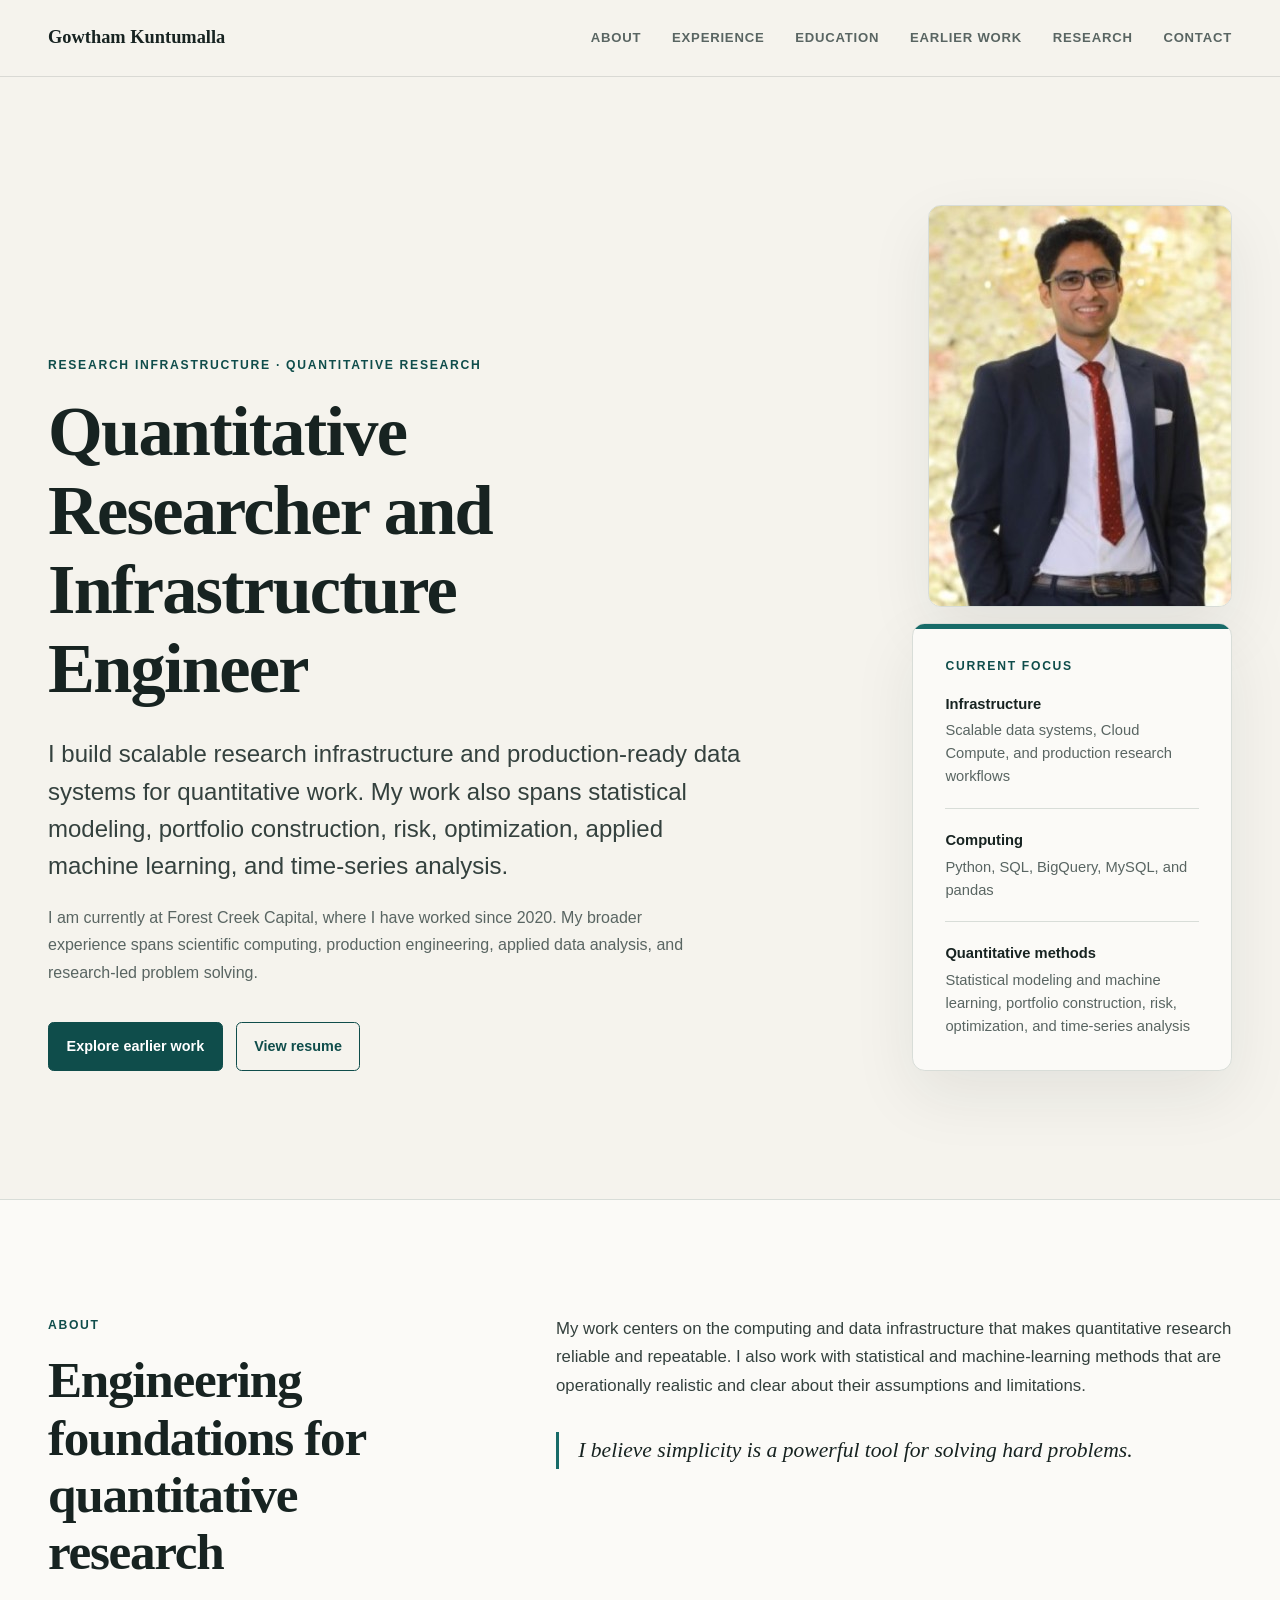
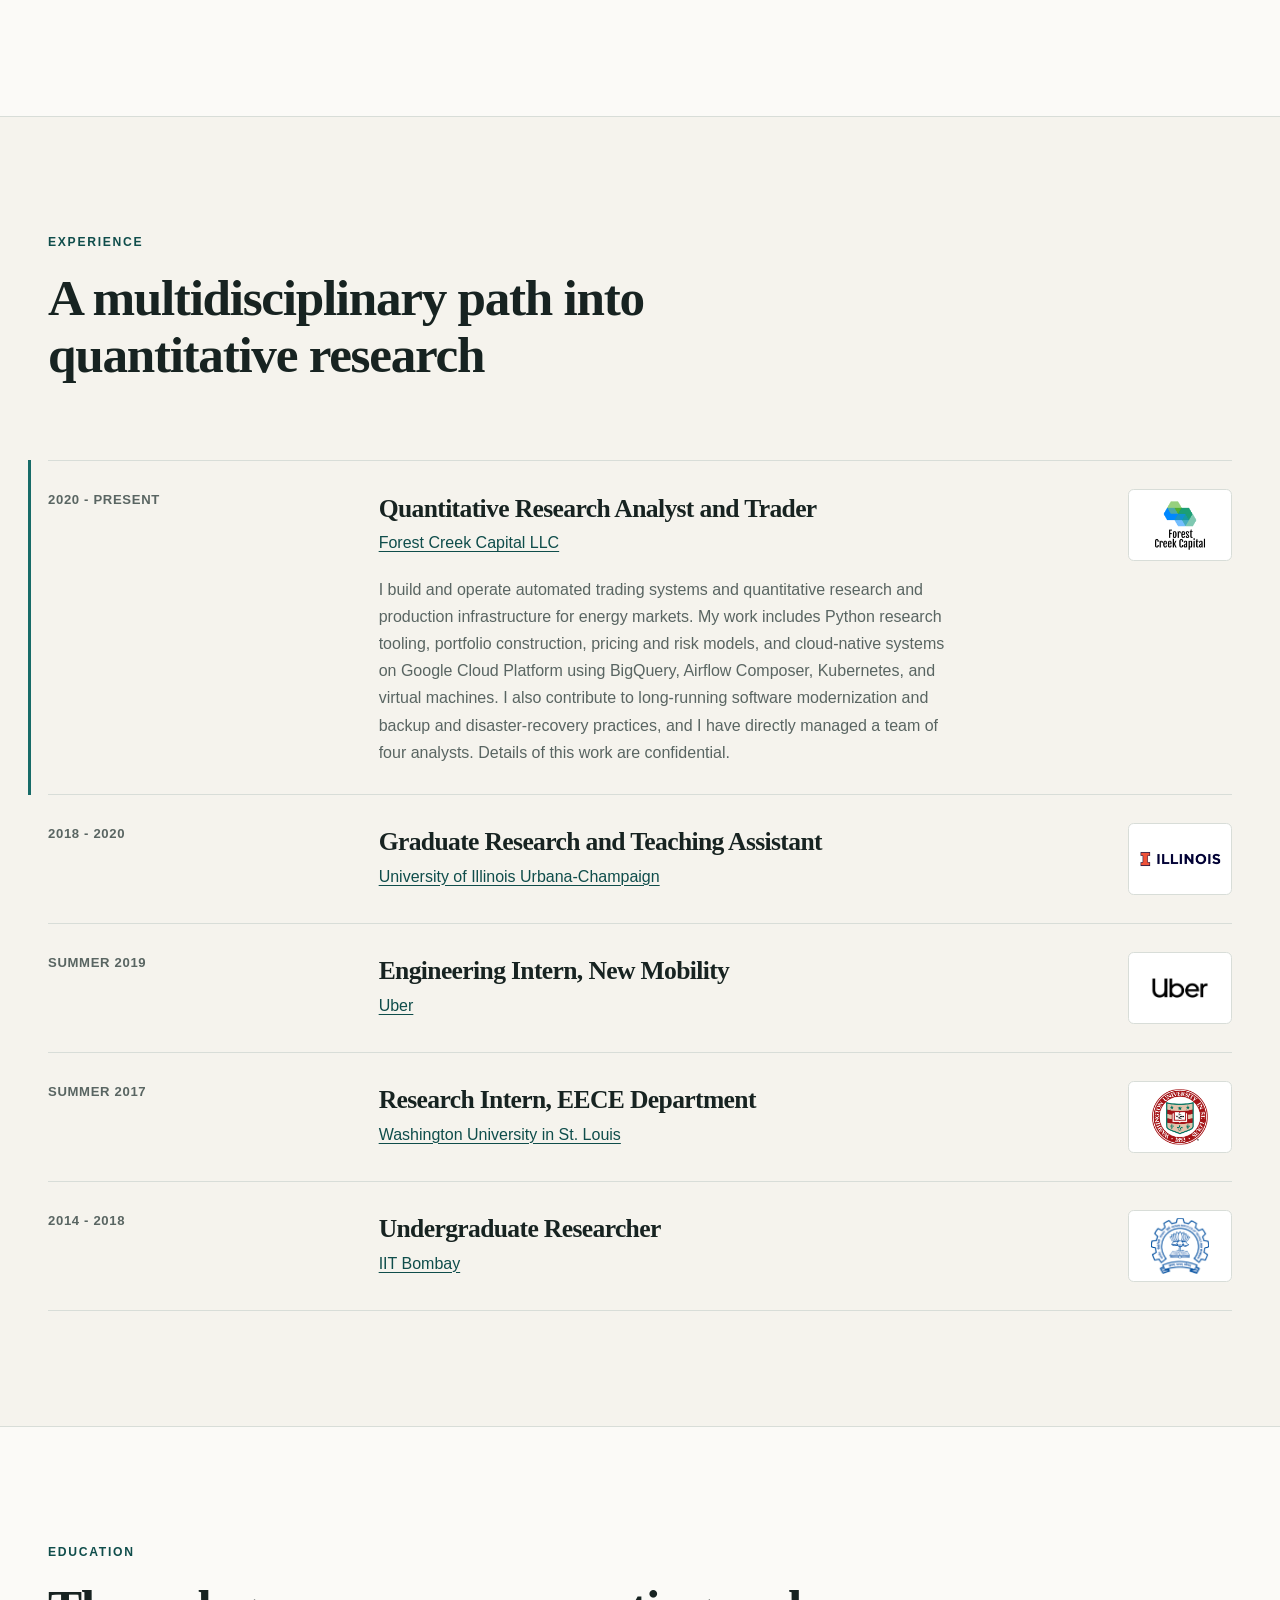
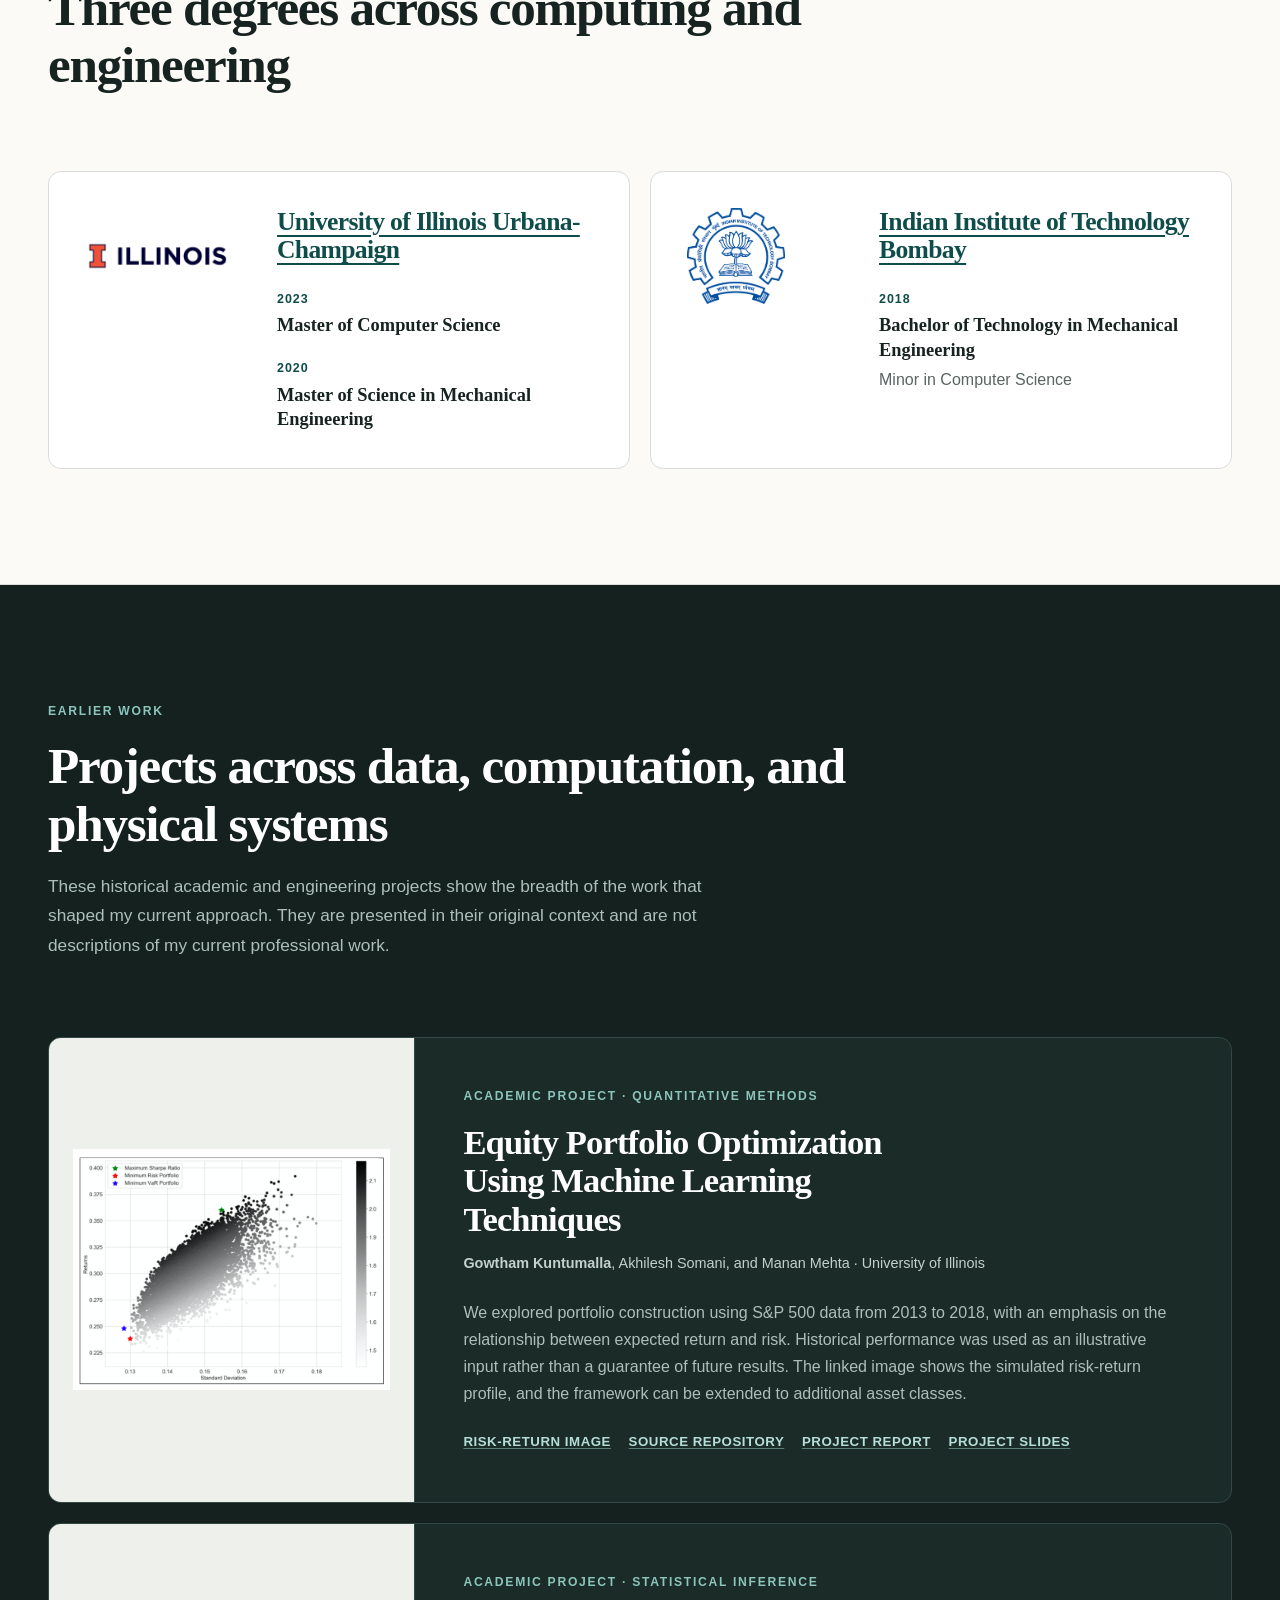
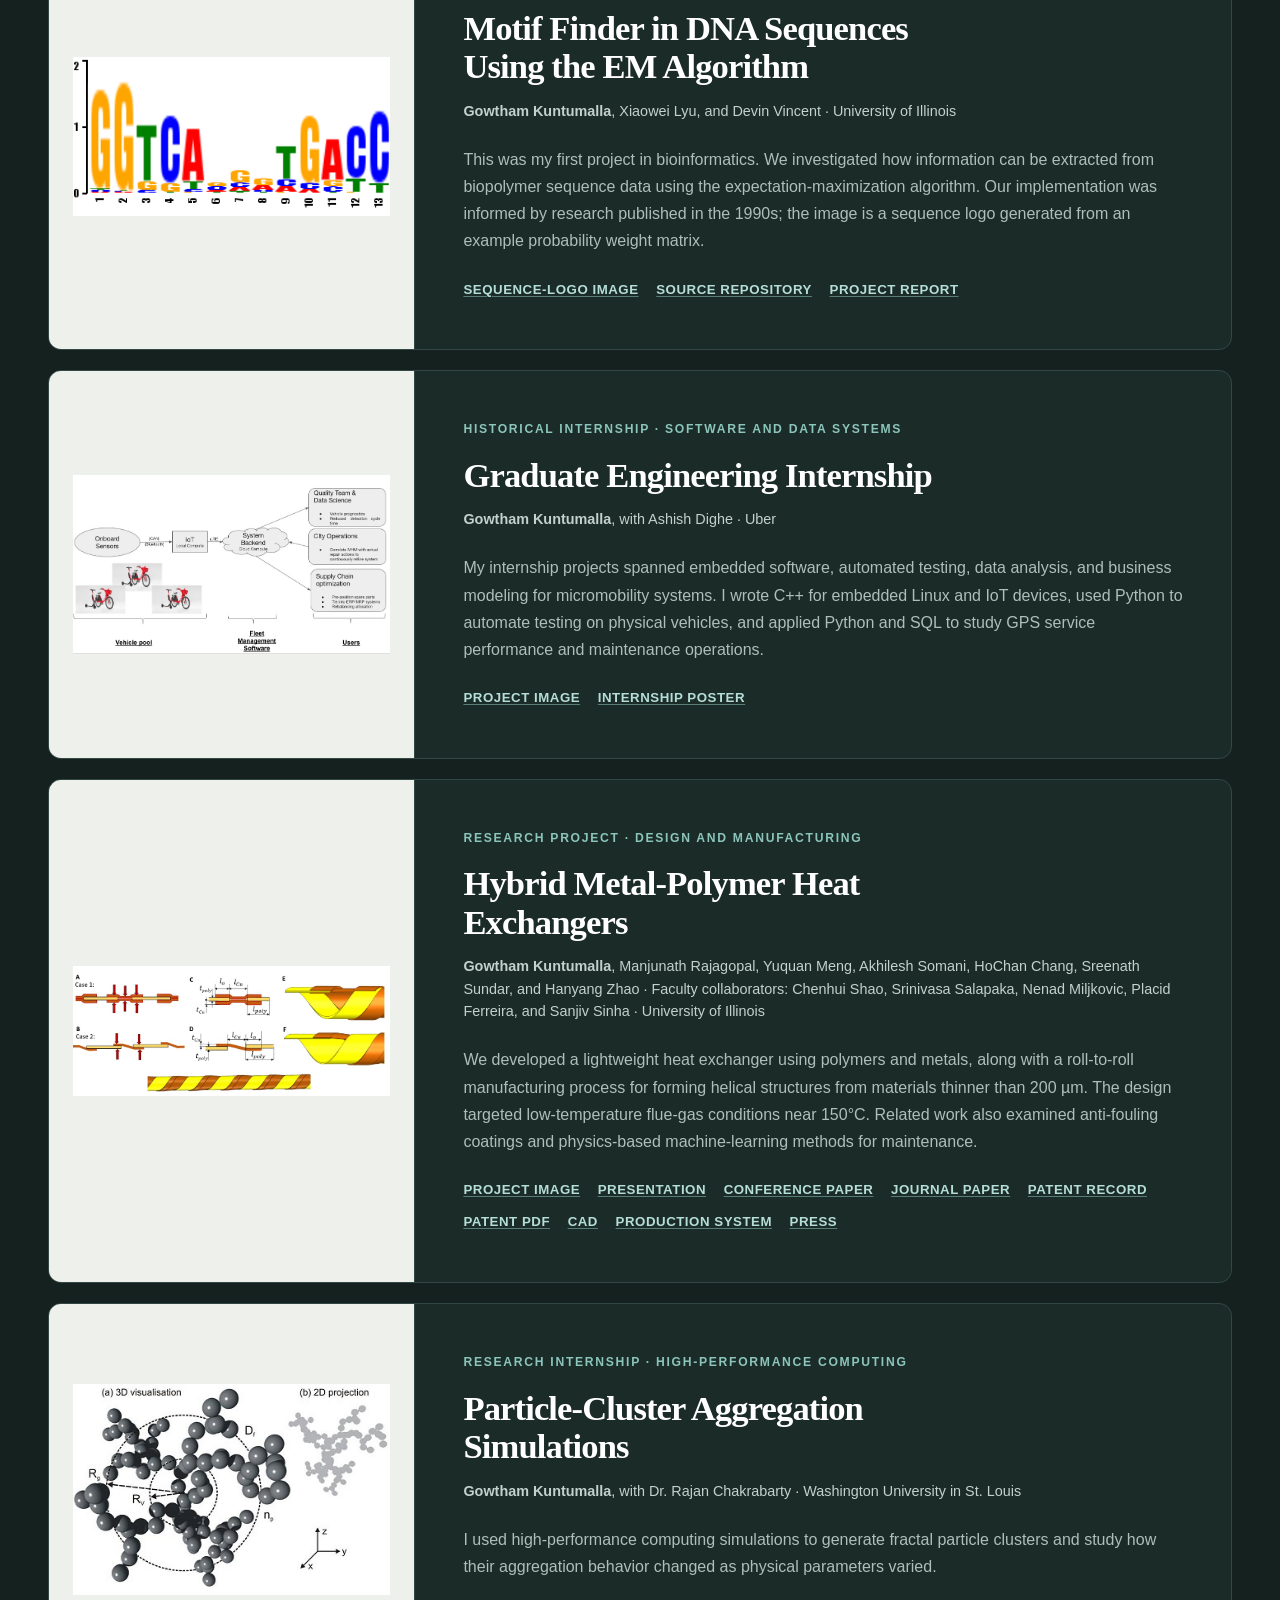
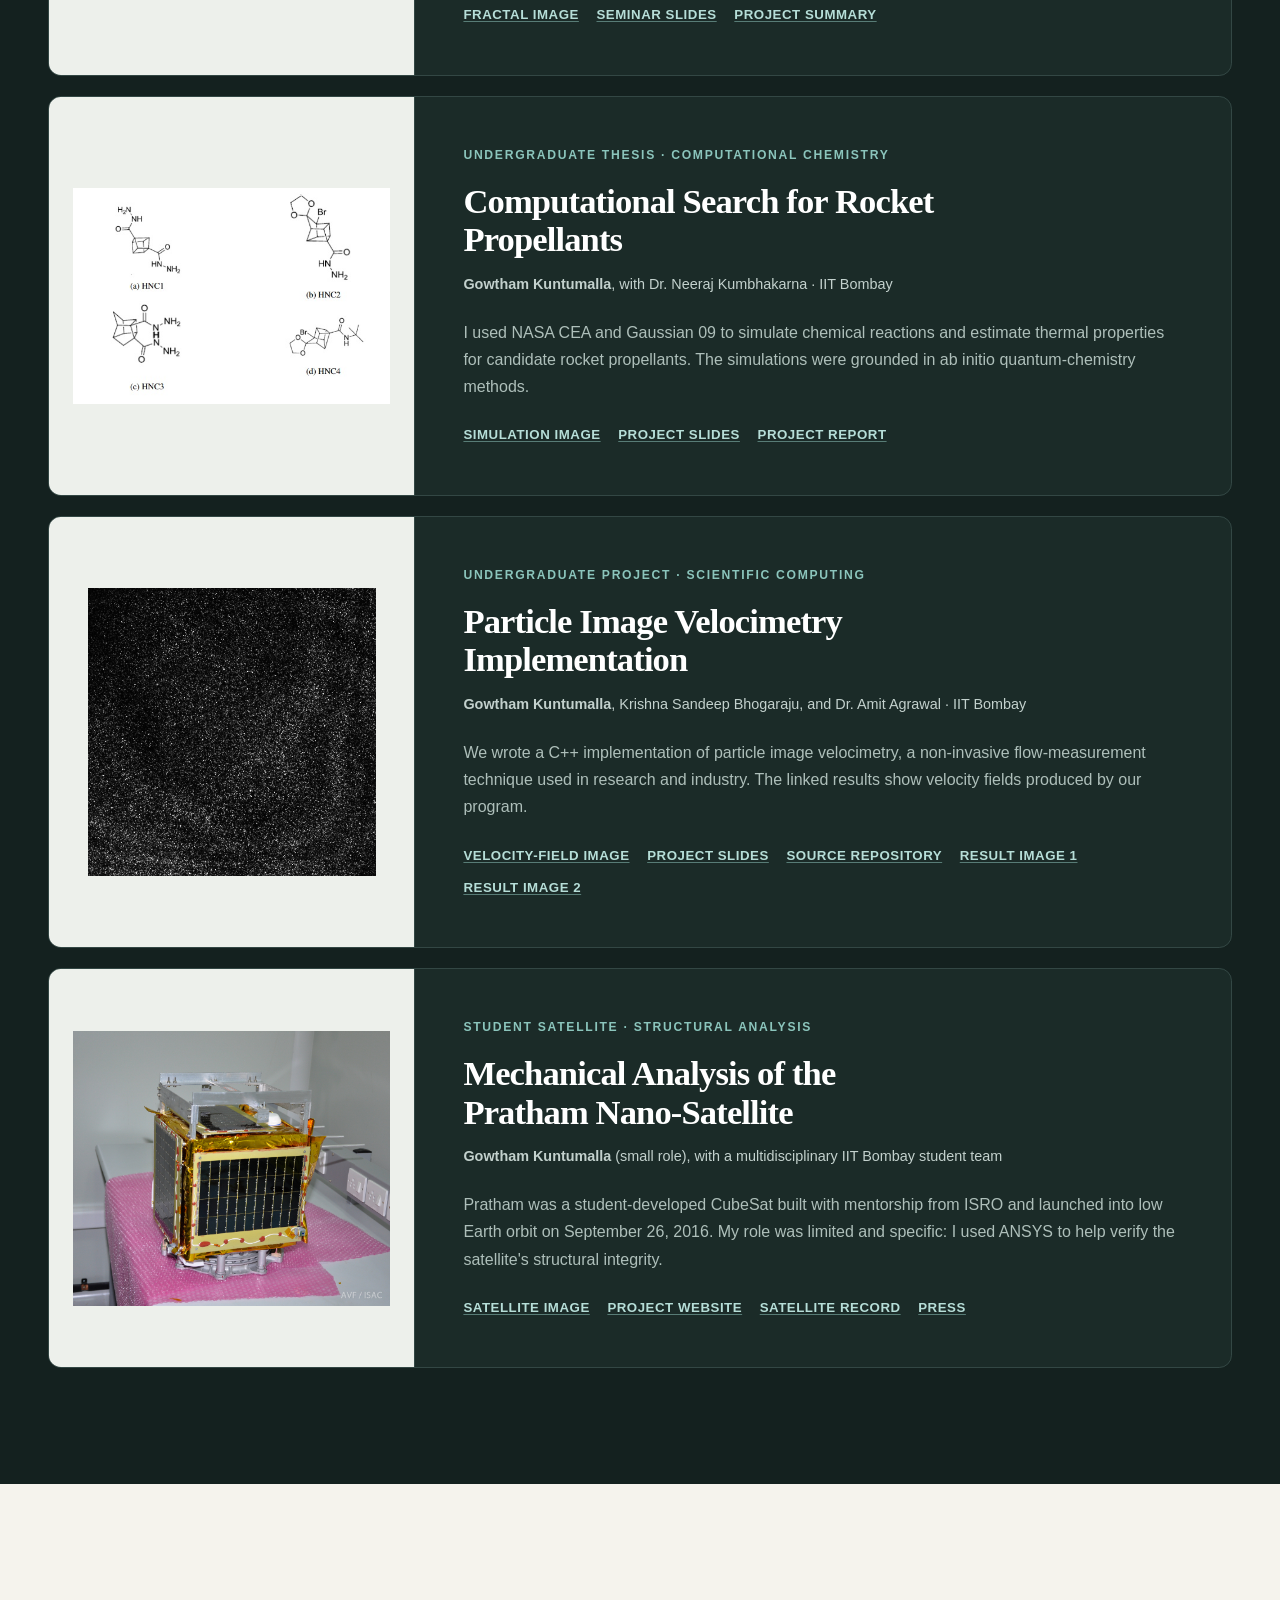
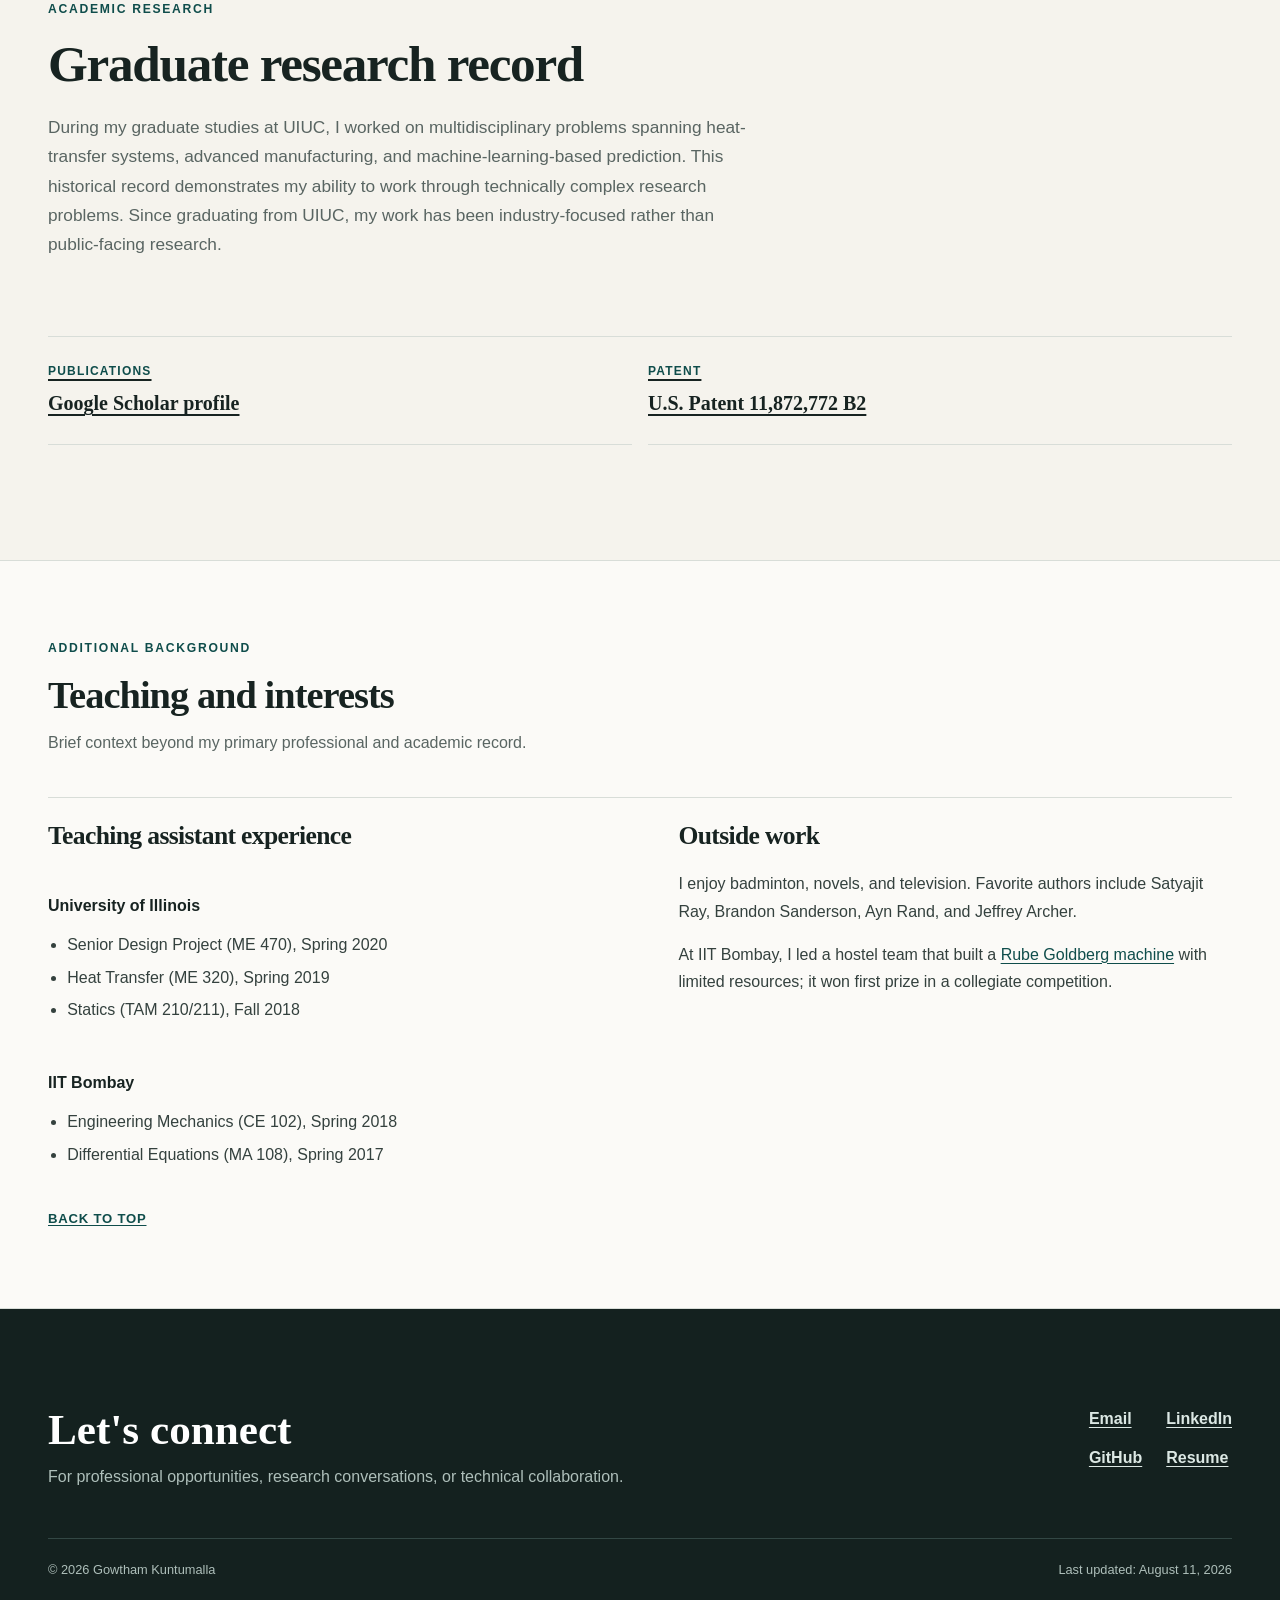
<file: index.html>
<!doctype html>
<html lang="en">
<head>
  <meta charset="utf-8">
  <meta name="viewport" content="width=device-width, initial-scale=1">
  <meta name="robots" content="noindex, nofollow, noarchive, nosnippet, noimageindex">
  <meta name="description" content="Gowtham Kuntumalla is a research infrastructure engineer and quantitative researcher working across scalable data systems, production research workflows, statistical modeling, machine learning, and time-series analysis.">
  <title>Gowtham Kuntumalla | Research Infrastructure &amp; Quantitative Research</title>
  <link rel="icon" href="images/gowtham-profile.jpeg" type="image/jpeg">
  <link rel="stylesheet" href="styles.css">

  <!-- Google Analytics -->
  <script async src="https://www.googletagmanager.com/gtag/js?id=G-REYKFVB4VT"></script>
  <script>
    window.dataLayer = window.dataLayer || [];
    function gtag() { window.dataLayer.push(arguments); }
    gtag('js', new Date());
    gtag('config', 'G-REYKFVB4VT');
  </script>
</head>
<body>
  <a class="skip-link" href="#main-content">Skip to content</a>

  <header class="site-header">
    <div class="shell header-inner">
      <a class="site-name" href="#top" aria-label="Gowtham Kuntumalla, home">Gowtham Kuntumalla</a>
      <nav class="primary-nav" aria-label="Primary navigation">
        <a href="#about">About</a>
        <a href="#experience">Experience</a>
        <a href="#education">Education</a>
        <a href="#earlier-work">Earlier work</a>
        <a href="#research">Research</a>
        <a href="#contact">Contact</a>
      </nav>
    </div>
  </header>

  <main id="main-content">
    <section class="hero shell" id="top" aria-labelledby="hero-title">
      <div class="hero-copy">
        <p class="eyebrow">Research infrastructure &middot; Quantitative research</p>
        <h1 id="hero-title">Quantitative Researcher and Infrastructure Engineer</h1>
        <p class="hero-intro">
          I build scalable research infrastructure and production-ready data systems for quantitative work.
          My work also spans statistical modeling, portfolio construction, risk, optimization, applied machine
          learning, and time-series analysis.
        </p>
        <p class="hero-context">
          I am currently at Forest Creek Capital, where I have worked since 2020. My broader experience
          spans scientific computing, production engineering, applied data analysis, and research-led
          problem solving.
        </p>
        <div class="hero-actions" aria-label="Primary links">
          <a class="button button-primary" href="#earlier-work">Explore earlier work</a>
          <a class="button button-secondary" href="files/Resume_Gowtham_Kuntumalla.pdf">View resume</a>
        </div>
      </div>

      <div class="hero-aside">
        <figure class="portrait">
          <img src="images/gowtham-profile.jpeg" width="400" height="400" decoding="async" alt="Portrait of Gowtham Kuntumalla wearing a dark suit and red tie">
        </figure>
        <aside class="focus-panel" aria-label="Areas of focus">
          <p class="focus-label">Current focus</p>
          <ul>
            <li>
              <span>Infrastructure</span>
              Scalable data systems, Cloud Compute, and production research workflows
            </li>
            <li>
              <span>Computing</span>
              Python, SQL, BigQuery, MySQL, and pandas
            </li>
            <li>
              <span>Quantitative methods</span>
              Statistical modeling and machine learning, portfolio construction, risk, optimization, and time-series analysis
            </li>
          </ul>
        </aside>
      </div>
    </section>

    <section class="section section-tinted" id="about" aria-labelledby="about-title">
      <div class="shell split-section">
        <div>
          <p class="section-kicker">About</p>
          <h2 id="about-title">Engineering foundations for quantitative research</h2>
        </div>
        <div class="prose">
          <p>
            My work centers on the computing and data infrastructure that makes quantitative research reliable
            and repeatable. I also work with statistical and machine-learning methods that are operationally
            realistic and clear about their assumptions and limitations.
          </p>
          <p class="principle">
            I believe simplicity is a powerful tool for solving hard problems.
          </p>
        </div>
      </div>
    </section>

    <section class="section shell" id="experience" aria-labelledby="experience-title">
      <div class="section-heading">
        <p class="section-kicker">Experience</p>
        <h2 id="experience-title">A multidisciplinary path into quantitative research</h2>
      </div>

      <ol class="timeline">
        <li class="timeline-item current">
          <div class="timeline-date">2020 - present</div>
          <div>
            <div class="timeline-role">
              <div>
                <h3>Quantitative Research Analyst and Trader</h3>
                <p class="timeline-org"><a href="https://forestcreekcap.com/">Forest Creek Capital LLC</a></p>
              </div>
              <img class="organization-logo" src="images/FCC_image.png" width="200" height="200" loading="lazy" decoding="async" alt="Forest Creek Capital logo">
            </div>
            <p class="timeline-summary">
              I build and operate automated trading systems and quantitative research and production
              infrastructure for energy markets. My work includes Python research tooling,
              portfolio construction, pricing and risk models, and cloud-native systems on Google Cloud
              Platform using BigQuery, Airflow Composer, Kubernetes, and virtual machines.
              I also contribute to long-running software modernization and backup and disaster-recovery
              practices, and I have directly managed a team of four analysts.
              Details of this work are confidential.
            </p>
          </div>
        </li>
        <li class="timeline-item">
          <div class="timeline-date">2018 - 2020</div>
          <div>
            <div class="timeline-role">
              <div>
                <h3>Graduate Research and Teaching Assistant</h3>
                <p class="timeline-org"><a href="https://illinois.edu/">University of Illinois Urbana-Champaign</a></p>
              </div>
              <img class="organization-logo" src="images/UIUC_logo.jpg" width="1200" height="800" loading="lazy" decoding="async" alt="University of Illinois logo">
            </div>
          </div>
        </li>
        <li class="timeline-item">
          <div class="timeline-date">Summer 2019</div>
          <div>
            <div class="timeline-role">
              <div>
                <h3>Engineering Intern, New Mobility</h3>
                <p class="timeline-org"><a href="https://www.uber.com/">Uber</a></p>
              </div>
              <img class="organization-logo" src="images/Uber_logo.jpg" width="743" height="496" loading="lazy" decoding="async" alt="Uber logo">
            </div>
          </div>
        </li>
        <li class="timeline-item">
          <div class="timeline-date">Summer 2017</div>
          <div>
            <div class="timeline-role">
              <div>
                <h3>Research Intern, EECE Department</h3>
                <p class="timeline-org"><a href="https://eece.washu.edu/">Washington University in St. Louis</a></p>
              </div>
              <img class="organization-logo" src="images/WashU_logo.png" width="201" height="201" loading="lazy" decoding="async" alt="Washington University in St. Louis logo">
            </div>
          </div>
        </li>
        <li class="timeline-item">
          <div class="timeline-date">2014 - 2018</div>
          <div>
            <div class="timeline-role">
              <div>
                <h3>Undergraduate Researcher</h3>
                <p class="timeline-org"><a href="https://www.iitb.ac.in/">IIT Bombay</a></p>
              </div>
              <img class="organization-logo" src="images/IITB_logo.png" width="475" height="463" loading="lazy" decoding="async" alt="IIT Bombay logo">
            </div>
          </div>
        </li>
      </ol>
    </section>

    <section class="section section-tinted" id="education" aria-labelledby="education-title">
      <div class="shell">
        <div class="section-heading">
          <p class="section-kicker">Education</p>
          <h2 id="education-title">Three degrees across computing and engineering</h2>
        </div>

        <div class="education-grid">
          <article class="education-card">
            <img class="education-logo" src="images/UIUC_logo.jpg" width="1200" height="800" loading="lazy" decoding="async" alt="University of Illinois logo">
            <div>
              <h3><a href="https://illinois.edu/">University of Illinois Urbana-Champaign</a></h3>
              <ul class="degree-list">
                <li>
                  <span class="degree-year">2023</span>
                  <strong>Master of Computer Science</strong>
                </li>
                <li>
                  <span class="degree-year">2020</span>
                  <strong>Master of Science in Mechanical Engineering</strong>
                </li>
              </ul>
            </div>
          </article>

          <article class="education-card">
            <img class="education-logo" src="images/IITB_logo.png" width="475" height="463" loading="lazy" decoding="async" alt="IIT Bombay logo">
            <div>
              <h3><a href="https://www.iitb.ac.in/">Indian Institute of Technology Bombay</a></h3>
              <ul class="degree-list">
                <li>
                  <span class="degree-year">2018</span>
                  <strong>Bachelor of Technology in Mechanical Engineering</strong>
                  <span>Minor in Computer Science</span>
                </li>
              </ul>
            </div>
          </article>
        </div>
      </div>
    </section>

    <section class="section section-dark" id="earlier-work" aria-labelledby="work-title">
      <div class="shell">
        <div class="section-heading section-heading-light">
          <p class="section-kicker">Earlier work</p>
          <h2 id="work-title">Projects across data, computation, and physical systems</h2>
          <p>
            These historical academic and engineering projects show the breadth of the work that shaped my
            current approach. They are presented in their original context and are not descriptions of my
            current professional work.
          </p>
        </div>

        <div class="project-list">
          <article class="project">
            <div class="project-media">
              <img src="images/UIUC_datascience_quant_analysis_portfolio.png" width="836" height="634" loading="lazy" decoding="async" alt="Simulated risk-return profile for portfolios built from S&amp;P 500 data">
            </div>
            <div class="project-body">
              <p class="project-type">Academic project &middot; Quantitative methods</p>
              <h3>Equity Portfolio Optimization Using Machine Learning Techniques</h3>
              <p class="project-byline"><strong>Gowtham Kuntumalla</strong>, Akhilesh Somani, and Manan Mehta &middot; University of Illinois</p>
              <p>
                We explored portfolio construction using S&amp;P 500 data from 2013 to 2018, with an emphasis
                on the relationship between expected return and risk. Historical performance was used as an
                illustrative input rather than a guarantee of future results. The linked image shows the
                simulated risk-return profile, and the framework can be extended to additional asset classes.
              </p>
              <div class="artifact-links" aria-label="Equity portfolio optimization artifacts">
                <a href="images/UIUC_datascience_quant_analysis_portfolio.png">Risk-return image</a>
                <a href="https://github.com/gowthamkuntumalla/Quant_analysis_stock_market">Source repository</a>
                <a href="files/UIUC_datascience_QuantAnalysis_ECE498Report.pdf">Project report</a>
                <a href="files/UIUC_datascience_QuantAnalysis_ECE498Slides.pdf">Project slides</a>
              </div>
            </div>
          </article>

          <article class="project">
            <div class="project-media">
              <img src="images/UIUC_datascience_sample_motiflogo.png" width="341" height="170" loading="lazy" decoding="async" alt="Sequence logo generated from a probability weight matrix">
            </div>
            <div class="project-body">
              <p class="project-type">Academic project &middot; Statistical inference</p>
              <h3>Motif Finder in DNA Sequences Using the EM Algorithm</h3>
              <p class="project-byline"><strong>Gowtham Kuntumalla</strong>, Xiaowei Lyu, and Devin Vincent &middot; University of Illinois</p>
              <p>
                This was my first project in bioinformatics. We investigated how information can be extracted
                from biopolymer sequence data using the expectation-maximization algorithm. Our implementation
                was informed by research published in the 1990s; the image is a sequence logo generated from
                an example probability weight matrix.
              </p>
              <div class="artifact-links" aria-label="DNA motif finder artifacts">
                <a href="images/UIUC_datascience_sample_motiflogo.png">Sequence-logo image</a>
                <a href="https://github.com/gowthamkuntumalla/Motif_Finding_DNA">Source repository</a>
                <a href="files/UIUC_datascience_CS_412FinalProjectReport.pdf">Project report</a>
              </div>
            </div>
          </article>

          <article class="project">
            <div class="project-media">
              <img src="images/Uber_IVHM.jpg" width="837" height="470" loading="lazy" decoding="async" alt="Micromobility engineering project graphic">
            </div>
            <div class="project-body">
              <p class="project-type">Historical internship &middot; Software and data systems</p>
              <h3>Graduate Engineering Internship</h3>
              <p class="project-byline"><strong>Gowtham Kuntumalla</strong>, with Ashish Dighe &middot; Uber</p>
              <p>
                My internship projects spanned embedded software, automated testing, data analysis, and
                business modeling for micromobility systems. I wrote C++ for embedded Linux and IoT devices,
                used Python to automate testing on physical vehicles, and applied Python and SQL to study GPS
                service performance and maintenance operations.
              </p>
              <div class="artifact-links" aria-label="Engineering internship artifacts">
                <a href="images/Uber_IVHM.jpg">Project image</a>
                <a href="files/Uber_Gowtham_Poster.pdf">Internship poster</a>
              </div>
            </div>
          </article>

          <article class="project">
            <div class="project-media">
              <img src="images/UIUC_DOE_HXimg.jpg" width="850" height="347" loading="lazy" decoding="async" alt="Hybrid metal-polymer heat exchanger prototype and manufacturing process">
            </div>
            <div class="project-body">
              <p class="project-type">Research project &middot; Design and manufacturing</p>
              <h3>Hybrid Metal-Polymer Heat Exchangers</h3>
              <p class="project-byline">
                <strong>Gowtham Kuntumalla</strong>, Manjunath Rajagopal, Yuquan Meng, Akhilesh Somani,
                HoChan Chang, Sreenath Sundar, and Hanyang Zhao &middot; Faculty collaborators: Chenhui Shao,
                Srinivasa Salapaka, Nenad Miljkovic, Placid Ferreira, and Sanjiv Sinha &middot; University of Illinois
              </p>
              <p>
                We developed a lightweight heat exchanger using polymers and metals, along with a roll-to-roll
                manufacturing process for forming helical structures from materials thinner than 200 &micro;m.
                The design targeted low-temperature flue-gas conditions near 150&deg;C. Related work also examined
                anti-fouling coatings and physics-based machine-learning methods for maintenance.
              </p>
              <div class="artifact-links" aria-label="Heat exchanger research artifacts">
                <a href="images/UIUC_DOE_HXimg.jpg">Project image</a>
                <a href="files/UIUC_IMECE2019_Presentation.pdf">Presentation</a>
                <a href="files/UIUC_ASME_GK.pdf">Conference paper</a>
                <a href="https://doi.org/10.1016/j.ijheatmasstransfer.2019.118497">Journal paper</a>
                <a href="https://patents.google.com/patent/US11872772B2/en">Patent record</a>
                <a href="files/US11872772B2_Hybrid_Tube_Patent.pdf">Patent PDF</a>
                <a href="images/UIUC_R2R_CAD.JPG">CAD</a>
                <a href="images/UIUC_R2R_setup.jpg">Production system</a>
                <a href="https://mechanical.illinois.edu/news/sinha-leading-study-improve-low-temperature-heat-exchanger-performance">Press</a>
              </div>
            </div>
          </article>

          <article class="project">
            <div class="project-media">
              <img src="images/WashU_fractal.jpg" width="385" height="255" loading="lazy" decoding="async" alt="Computer-generated fractal particle cluster">
            </div>
            <div class="project-body">
              <p class="project-type">Research internship &middot; High-performance computing</p>
              <h3>Particle-Cluster Aggregation Simulations</h3>
              <p class="project-byline"><strong>Gowtham Kuntumalla</strong>, with Dr. Rajan Chakrabarty &middot; Washington University in St. Louis</p>
              <p>
                I used high-performance computing simulations to generate fractal particle clusters and study
                how their aggregation behavior changed as physical parameters varied.
              </p>
              <div class="artifact-links" aria-label="Particle aggregation research artifacts">
                <a href="images/WashU_fractal.jpg">Fractal image</a>
                <a href="files/WashU_NLD_Seminar_PPT.pdf">Seminar slides</a>
                <a href="files/WashU_Gowtham_Project_Report.pdf">Project summary</a>
              </div>
            </div>
          </article>

          <article class="project">
            <div class="project-media">
              <img src="images/IITB_BTP_image.jpg" width="538" height="367" loading="lazy" decoding="async" alt="Molecular simulation visualization for rocket propellant research">
            </div>
            <div class="project-body">
              <p class="project-type">Undergraduate thesis &middot; Computational chemistry</p>
              <h3>Computational Search for Rocket Propellants</h3>
              <p class="project-byline"><strong>Gowtham Kuntumalla</strong>, with Dr. Neeraj Kumbhakarna &middot; IIT Bombay</p>
              <p>
                I used NASA CEA and Gaussian 09 to simulate chemical reactions and estimate thermal properties
                for candidate rocket propellants. The simulations were grounded in ab initio quantum-chemistry
                methods.
              </p>
              <div class="artifact-links" aria-label="Rocket propellant research artifacts">
                <a href="images/IITB_BTP_image.jpg">Simulation image</a>
                <a href="files/IITB_BTP1_slides.pdf">Project slides</a>
                <a href="files/IITB_BTP1_report.pdf">Project report</a>
              </div>
            </div>
          </article>

          <article class="project">
            <div class="project-media">
              <img src="images/IITB_PIV_result3.gif" width="1024" height="1024" loading="lazy" decoding="async" alt="Particle image velocimetry velocity-field result">
            </div>
            <div class="project-body">
              <p class="project-type">Undergraduate project &middot; Scientific computing</p>
              <h3>Particle Image Velocimetry Implementation</h3>
              <p class="project-byline"><strong>Gowtham Kuntumalla</strong>, Krishna Sandeep Bhogaraju, and Dr. Amit Agrawal &middot; IIT Bombay</p>
              <p>
                We wrote a C++ implementation of particle image velocimetry, a non-invasive flow-measurement
                technique used in research and industry. The linked results show velocity fields produced by
                our program.
              </p>
              <div class="artifact-links" aria-label="Particle image velocimetry artifacts">
                <a href="images/IITB_PIV_result3.gif">Velocity-field image</a>
                <a href="files/IITB_PIV_slides.pdf">Project slides</a>
                <a href="https://github.com/gowthamkuntumalla/2D_PIV-version2">Source repository</a>
                <a href="images/IITB_PIV_result1.gif">Result image 1</a>
                <a href="images/IITB_PIV_result2.gif">Result image 2</a>
              </div>
            </div>
          </article>

          <article class="project">
            <div class="project-media">
              <img src="images/IITB_Pratham_Cubesat.jpg" width="500" height="434" loading="lazy" decoding="async" alt="Pratham student satellite developed at IIT Bombay">
            </div>
            <div class="project-body">
              <p class="project-type">Student satellite &middot; Structural analysis</p>
              <h3>Mechanical Analysis of the Pratham Nano-Satellite</h3>
              <p class="project-byline"><strong>Gowtham Kuntumalla</strong> (small role), with a multidisciplinary IIT Bombay student team</p>
              <p>
                Pratham was a student-developed CubeSat built with mentorship from ISRO and launched into low
                Earth orbit on September 26, 2016. My role was limited and specific: I used ANSYS to help verify
                the satellite's structural integrity.
              </p>
              <div class="artifact-links" aria-label="Pratham satellite artifacts">
                <a href="images/IITB_Pratham_Cubesat.jpg">Satellite image</a>
                <a href="https://www.aero.iitb.ac.in/satlab/pratham.php">Project website</a>
                <a href="https://www.n2yo.com/satellite/?s=41783">Satellite record</a>
                <a href="https://www.hindustantimes.com/mumbai-news/iit-bombay-s-pratham-microsatellite-did-not-complete-its-mission-goal/story-eEGwcnRZndsUFnEdQUKBwN.html">Press</a>
              </div>
            </div>
          </article>
        </div>
      </div>
    </section>

    <section class="section shell" id="research" aria-labelledby="research-title">
      <div class="section-heading">
        <p class="section-kicker">Academic research</p>
        <h2 id="research-title">Graduate research record</h2>
        <p>
          During my graduate studies at UIUC, I worked on multidisciplinary problems spanning heat-transfer
          systems, advanced manufacturing, and machine-learning-based prediction. This historical record
          demonstrates my ability to work through technically complex research problems. Since graduating
          from UIUC, my work has been industry-focused rather than public-facing research.
        </p>
      </div>

      <div class="research-record-links" aria-label="Academic research records">
        <a href="https://scholar.google.com/citations?hl=en&amp;user=H0JTpfwAAAAJ">
          <span>Publications</span>
          Google Scholar profile
        </a>
        <a href="https://patents.google.com/patent/US11872772B2/en">
          <span>Patent</span>
          U.S. Patent 11,872,772 B2
        </a>
      </div>
    </section>

    <section class="section section-tinted section-secondary" aria-labelledby="additional-title">
      <div class="shell">
        <div class="additional-heading">
          <p class="section-kicker">Additional background</p>
          <h2 id="additional-title">Teaching and interests</h2>
          <p>Brief context beyond my primary professional and academic record.</p>
        </div>

        <div class="additional-grid">
          <article class="additional-item" id="teaching" aria-labelledby="teaching-title">
            <h3 id="teaching-title">Teaching assistant experience</h3>
            <div class="teaching-groups">
              <div>
                <h4>University of Illinois</h4>
                <ul class="plain-list">
                  <li>Senior Design Project (ME 470), Spring 2020</li>
                  <li>Heat Transfer (ME 320), Spring 2019</li>
                  <li>Statics (TAM 210/211), Fall 2018</li>
                </ul>
              </div>
              <div>
                <h4>IIT Bombay</h4>
                <ul class="plain-list">
                  <li>Engineering Mechanics (CE 102), Spring 2018</li>
                  <li>Differential Equations (MA 108), Spring 2017</li>
                </ul>
              </div>
            </div>
          </article>

          <article class="additional-item" aria-labelledby="personal-title">
            <h3 id="personal-title">Outside work</h3>
            <div class="additional-copy">
              <p>
                I enjoy badminton, novels, and television. Favorite authors include Satyajit Ray, Brandon
                Sanderson, Ayn Rand, and Jeffrey Archer.
              </p>
              <p>
                At IIT Bombay, I led a hostel team that built a
                <a href="https://www.youtube.com/watch?v=MYQxAyiaZkA">Rube Goldberg machine</a>
                with limited resources; it won first prize in a collegiate competition.
              </p>
            </div>
          </article>
        </div>

        <a class="back-to-top" href="#top">Back to top</a>
      </div>
    </section>
  </main>

  <footer class="site-footer" id="contact">
    <div class="shell footer-grid">
      <div>
        <p class="footer-heading">Let&#39;s connect</p>
        <p class="footer-copy">For professional opportunities, research conversations, or technical collaboration.</p>
      </div>
      <nav class="footer-links" aria-label="Contact and professional profiles">
        <a href="mailto:gowthamkuntumalla@gmail.com">Email</a>
        <a href="https://www.linkedin.com/in/gowthamkuntumalla/">LinkedIn</a>
        <a href="https://github.com/gowthamkuntumalla">GitHub</a>
        <a href="files/Resume_Gowtham_Kuntumalla.pdf">Resume</a>
      </nav>
    </div>
    <div class="shell footer-meta">
      <p>&copy; 2026 Gowtham Kuntumalla</p>
      <p>Last updated: <time datetime="2026-08-11">August 11, 2026</time></p>
    </div>
  </footer>
</body>
</html>
</file>
<file: styles.css>
:root {
  --bg: #f5f3ed;
  --surface: #fbfaf7;
  --surface-strong: #ffffff;
  --ink: #172321;
  --muted: #596562;
  --line: #d8ddd8;
  --accent: #176b68;
  --accent-dark: #0f4d4b;
  --accent-pale: #dcebe7;
  --dark: #14211f;
  --dark-muted: #aebfba;
  --dark-line: #334744;
  --focus: #a14d19;
  --display: "Iowan Old Style", "Palatino Linotype", Palatino, Georgia, serif;
  --sans: Inter, ui-sans-serif, -apple-system, BlinkMacSystemFont, "Segoe UI", sans-serif;
  --shell: 74rem;
  --prose: 44rem;
  --radius-sm: 0.35rem;
  --radius-md: 0.8rem;
  --shadow: 0 1.5rem 4rem rgba(23, 35, 33, 0.08);
}

*,
*::before,
*::after {
  box-sizing: border-box;
}

html {
  scroll-behavior: smooth;
  scroll-padding-top: 6rem;
}

body {
  margin: 0;
  background: var(--bg);
  color: var(--ink);
  font-family: var(--sans);
  font-size: 1rem;
  line-height: 1.7;
  text-rendering: optimizeLegibility;
}

img {
  display: block;
  max-width: 100%;
}

a {
  color: var(--accent-dark);
  text-decoration-thickness: 0.08em;
  text-underline-offset: 0.18em;
}

a:hover {
  color: var(--accent);
}

a:focus-visible,
button:focus-visible {
  border-radius: 0.15rem;
  outline: 0.2rem solid var(--focus);
  outline-offset: 0.22rem;
}

h1,
h2,
h3,
p {
  margin-top: 0;
}

h1,
h2,
h3 {
  color: var(--ink);
  font-family: var(--display);
  font-weight: 600;
  letter-spacing: -0.025em;
  line-height: 1.12;
}

h1 {
  max-width: 16ch;
  margin-bottom: 1.75rem;
  font-size: clamp(2.5rem, 5.5vw, 4.6rem);
}

h2 {
  margin-bottom: 1.25rem;
  font-size: clamp(2rem, 4vw, 3.4rem);
}

h3 {
  font-size: clamp(1.35rem, 2vw, 1.8rem);
}

.shell {
  width: min(calc(100% - 2.5rem), var(--shell));
  margin-inline: auto;
}

.skip-link {
  position: fixed;
  z-index: 100;
  top: 0.75rem;
  left: 0.75rem;
  padding: 0.75rem 1rem;
  transform: translateY(-160%);
  border-radius: var(--radius-sm);
  background: var(--ink);
  color: #ffffff;
}

.skip-link:focus {
  transform: translateY(0);
}

.site-header {
  position: sticky;
  z-index: 20;
  top: 0;
  border-bottom: 1px solid rgba(23, 35, 33, 0.12);
  background: rgba(245, 243, 237, 0.94);
  backdrop-filter: blur(0.8rem);
}

.header-inner {
  display: flex;
  align-items: center;
  justify-content: space-between;
  min-height: 4.75rem;
  gap: 2rem;
}

.site-name {
  color: var(--ink);
  font-family: var(--display);
  font-size: 1.15rem;
  font-weight: 600;
  text-decoration: none;
  white-space: nowrap;
}

.primary-nav {
  display: flex;
  align-items: center;
  justify-content: flex-end;
  gap: clamp(0.85rem, 2.4vw, 2rem);
}

.primary-nav a {
  color: var(--muted);
  font-size: 0.82rem;
  font-weight: 700;
  letter-spacing: 0.06em;
  text-decoration: none;
  text-transform: uppercase;
}

.primary-nav a:hover {
  color: var(--accent-dark);
}

.hero {
  display: grid;
  grid-template-columns: minmax(0, 1.55fr) minmax(17rem, 0.65fr);
  align-items: end;
  min-height: min(53rem, calc(100vh - 4.75rem));
  padding-block: clamp(5rem, 10vw, 9rem);
  gap: clamp(3rem, 8vw, 8rem);
}

.eyebrow,
.section-kicker,
.project-type,
.focus-label {
  margin-bottom: 1rem;
  color: var(--accent-dark);
  font-size: 0.76rem;
  font-weight: 800;
  letter-spacing: 0.14em;
  text-transform: uppercase;
}

.hero-intro {
  max-width: 44rem;
  margin-bottom: 1.25rem;
  color: #34413e;
  font-size: clamp(1.18rem, 2.2vw, 1.5rem);
  line-height: 1.55;
}

.hero-context {
  max-width: 42rem;
  margin-bottom: 2.25rem;
  color: var(--muted);
}

.hero-actions {
  display: flex;
  flex-wrap: wrap;
  gap: 0.8rem;
}

.hero-aside {
  display: grid;
  align-self: center;
  gap: 1rem;
}

.portrait {
  overflow: hidden;
  width: min(100%, 19rem);
  margin: 0 0 0 auto;
  border: 1px solid var(--line);
  border-radius: var(--radius-md);
  background: var(--surface);
  box-shadow: var(--shadow);
}

.portrait img {
  width: 100%;
  aspect-ratio: 1;
  object-fit: cover;
}

.button {
  display: inline-flex;
  align-items: center;
  justify-content: center;
  min-height: 3rem;
  padding: 0.7rem 1.1rem;
  border: 1px solid var(--accent-dark);
  border-radius: var(--radius-sm);
  font-size: 0.9rem;
  font-weight: 750;
  text-decoration: none;
}

.button-primary {
  background: var(--accent-dark);
  color: #ffffff;
}

.button-primary:hover {
  background: var(--accent);
  color: #ffffff;
}

.button-secondary {
  background: transparent;
  color: var(--accent-dark);
}

.button-secondary:hover {
  background: var(--accent-pale);
}

.focus-panel {
  position: relative;
  overflow: hidden;
  padding: 2rem;
  border: 1px solid var(--line);
  border-radius: var(--radius-md);
  background: var(--surface);
  box-shadow: var(--shadow);
}

.focus-panel::before {
  position: absolute;
  top: 0;
  right: 0;
  left: 0;
  height: 0.3rem;
  background: var(--accent);
  content: "";
}

.focus-panel ul {
  display: grid;
  margin: 0;
  padding: 0;
  list-style: none;
  gap: 1.25rem;
}

.focus-panel li {
  color: var(--muted);
  font-size: 0.92rem;
  line-height: 1.55;
}

.focus-panel li + li {
  padding-top: 1.25rem;
  border-top: 1px solid var(--line);
}

.focus-panel li span {
  display: block;
  margin-bottom: 0.25rem;
  color: var(--ink);
  font-weight: 750;
}

.section {
  padding-block: clamp(5rem, 9vw, 8rem);
}

.section-tinted {
  border-block: 1px solid var(--line);
  background: var(--surface);
}

.split-section {
  display: grid;
  grid-template-columns: minmax(15rem, 0.75fr) minmax(0, 1.25fr);
  gap: clamp(3rem, 8vw, 8rem);
}

.section-heading {
  max-width: 50rem;
  margin-bottom: clamp(3rem, 6vw, 5rem);
}

.section-heading > p:last-child {
  max-width: 44rem;
  color: var(--muted);
  font-size: 1.08rem;
}

.prose {
  max-width: var(--prose);
}

.prose p {
  color: #34413e;
  font-size: 1.05rem;
}

.prose p:last-child {
  margin-bottom: 0;
}

.prose .principle {
  margin-top: 2rem;
  padding-left: 1.2rem;
  border-left: 0.2rem solid var(--accent);
  color: var(--ink);
  font-family: var(--display);
  font-size: 1.35rem;
  font-style: italic;
}

.timeline {
  margin: 0;
  padding: 0;
  border-top: 1px solid var(--line);
  list-style: none;
}

.timeline-item {
  display: grid;
  grid-template-columns: minmax(9rem, 0.35fr) 1fr;
  padding-block: 1.75rem;
  border-bottom: 1px solid var(--line);
  gap: 2rem;
}

.timeline-item.current {
  position: relative;
}

.timeline-item.current::before {
  position: absolute;
  top: -1px;
  bottom: -1px;
  left: -1.25rem;
  width: 0.2rem;
  background: var(--accent);
  content: "";
}

.timeline-date {
  color: var(--muted);
  font-size: 0.82rem;
  font-weight: 750;
  letter-spacing: 0.05em;
  text-transform: uppercase;
}

.timeline h3 {
  margin-bottom: 0.35rem;
}

.timeline-role {
  display: grid;
  grid-template-columns: minmax(0, 1fr) 6.5rem;
  align-items: center;
  gap: 1.5rem;
}

.organization-logo {
  width: 6.5rem;
  height: 4.5rem;
  padding: 0.45rem;
  object-fit: contain;
  border: 1px solid var(--line);
  border-radius: var(--radius-sm);
  background: var(--surface-strong);
}

.timeline-org {
  margin: 0;
  color: var(--muted);
}

.timeline-summary {
  max-width: 66ch;
  margin: 0.9rem 0 0;
  color: var(--muted);
}

.education-grid {
  display: grid;
  grid-template-columns: repeat(2, minmax(0, 1fr));
  gap: 1.25rem;
}

.education-card {
  display: grid;
  grid-template-columns: 10rem minmax(0, 1fr);
  align-items: start;
  min-height: 18rem;
  padding: clamp(1.5rem, 3vw, 2.25rem);
  border: 1px solid var(--line);
  border-radius: var(--radius-md);
  background: var(--surface-strong);
  gap: 2rem;
}

.education-logo {
  width: 10rem;
  height: 6rem;
  object-fit: contain;
  object-position: left center;
}

.education-card h3 {
  margin-bottom: 1.5rem;
}

.degree-list {
  display: grid;
  margin: 0;
  padding: 0;
  gap: 1.25rem;
  list-style: none;
}

.degree-list li {
  display: grid;
  gap: 0.2rem;
}

.degree-year {
  color: var(--accent-dark);
  font-size: 0.78rem;
  font-weight: 800;
  letter-spacing: 0.08em;
  text-transform: uppercase;
}

.degree-list strong {
  color: var(--ink);
  font-family: var(--display);
  font-size: 1.15rem;
  line-height: 1.35;
}

.degree-list li > span:last-child:not(.degree-year) {
  color: var(--muted);
}

.section-dark {
  background: var(--dark);
  color: #edf3f0;
}

.section-heading-light h2 {
  color: #ffffff;
}

.section-heading-light .section-kicker {
  color: #8bc5bc;
}

.section-heading-light > p:last-child {
  color: var(--dark-muted);
}

.project-list {
  display: grid;
  gap: 1.25rem;
}

.project {
  display: grid;
  grid-template-columns: minmax(14rem, 0.62fr) minmax(0, 1.38fr);
  overflow: hidden;
  border: 1px solid var(--dark-line);
  border-radius: var(--radius-md);
  background: #1b2b28;
}

.project-media {
  display: grid;
  min-height: 20rem;
  padding: 1.5rem;
  place-items: center;
  border-right: 1px solid var(--dark-line);
  background: #edf0eb;
}

.project-media img {
  width: 100%;
  max-height: 18rem;
  object-fit: contain;
}

.project-body {
  padding: clamp(1.5rem, 4vw, 3rem);
}

.project-body h3 {
  max-width: 28ch;
  margin-bottom: 0.85rem;
  color: #ffffff;
  font-size: clamp(1.6rem, 2.7vw, 2.35rem);
}

.project-type {
  color: #8bc5bc;
}

.project-byline {
  margin-bottom: 1.5rem;
  color: #c3d1cd;
  font-size: 0.9rem;
  line-height: 1.55;
}

.project-body > p:not(.project-type, .project-byline) {
  max-width: 47rem;
  color: var(--dark-muted);
}

.artifact-links {
  display: flex;
  flex-wrap: wrap;
  gap: 0.6rem 1.1rem;
}

.artifact-links {
  margin-top: 1.5rem;
}

.artifact-links a {
  color: #b6ded8;
  font-size: 0.83rem;
  font-weight: 750;
  letter-spacing: 0.04em;
  text-decoration-color: #587c76;
  text-transform: uppercase;
}

.artifact-links a:hover {
  color: #ffffff;
}

.research-record-links {
  display: grid;
  grid-template-columns: repeat(2, minmax(0, 1fr));
  border-top: 1px solid var(--line);
  gap: 1rem;
}

.research-record-links a {
  display: grid;
  padding: 1.5rem 0;
  border-bottom: 1px solid var(--line);
  color: var(--ink);
  font-family: var(--display);
  font-size: 1.25rem;
  font-weight: 700;
  gap: 0.25rem;
}

.research-record-links span {
  color: var(--accent-dark);
  font-family: var(--sans);
  font-size: 0.75rem;
  font-weight: 800;
  letter-spacing: 0.1em;
  text-transform: uppercase;
}

.teaching-groups {
  display: grid;
  gap: 1.5rem;
}

.teaching-groups h4 {
  margin-bottom: 0.75rem;
  color: var(--ink);
  font-size: 1rem;
}

.plain-list {
  margin: 0;
  padding-left: 1.2rem;
  color: #34413e;
}

.plain-list li + li {
  margin-top: 0.35rem;
}

.section-secondary {
  padding-block: clamp(3.5rem, 6vw, 5rem);
}

.additional-heading {
  max-width: 42rem;
}

.additional-heading h2 {
  margin-bottom: 0.75rem;
  font-size: clamp(1.8rem, 3vw, 2.6rem);
}

.additional-heading > p:last-child {
  color: var(--muted);
}

.additional-grid {
  display: grid;
  grid-template-columns: repeat(2, minmax(0, 1fr));
  margin-top: 2.5rem;
  border-top: 1px solid var(--line);
  gap: clamp(2rem, 6vw, 5rem);
}

.additional-item {
  padding-top: 1.5rem;
}

.additional-item h3 {
  margin-bottom: 1.25rem;
  font-size: clamp(1.35rem, 2vw, 1.75rem);
}

.additional-copy {
  color: #34413e;
}

.additional-copy p:last-child {
  margin-bottom: 0;
}

.back-to-top {
  display: inline-block;
  margin-top: 2.5rem;
  font-size: 0.82rem;
  font-weight: 750;
  letter-spacing: 0.06em;
  text-transform: uppercase;
}

.site-footer {
  padding-top: clamp(4rem, 8vw, 6rem);
  background: var(--dark);
  color: var(--dark-muted);
}

.footer-grid {
  display: grid;
  grid-template-columns: 1fr auto;
  padding-bottom: 3rem;
  gap: 3rem;
}

.footer-heading {
  margin-bottom: 0.5rem;
  color: #ffffff;
  font-family: var(--display);
  font-size: clamp(1.8rem, 4vw, 2.7rem);
  font-weight: 600;
  line-height: 1.15;
}

.footer-copy {
  max-width: 40rem;
  margin-bottom: 0;
}

.footer-links {
  display: grid;
  grid-template-columns: repeat(2, auto);
  align-content: start;
  gap: 0.75rem 1.5rem;
}

.footer-links a {
  color: #dce8e4;
  font-weight: 700;
}

.footer-meta {
  display: flex;
  justify-content: space-between;
  padding-block: 1.25rem;
  border-top: 1px solid var(--dark-line);
  gap: 2rem;
}

.footer-meta p {
  margin: 0;
  font-size: 0.8rem;
}

@media (max-width: 58rem) {
  .header-inner {
    align-items: flex-start;
    flex-direction: column;
    padding-block: 1rem;
    gap: 0.8rem;
  }

  .primary-nav {
    justify-content: flex-start;
    width: 100%;
    overflow-x: auto;
    padding-bottom: 0.15rem;
  }

  .hero {
    grid-template-columns: 1fr;
    min-height: auto;
    gap: 3rem;
  }

  .focus-panel {
    max-width: 35rem;
  }

  .hero-aside {
    max-width: 35rem;
  }

  .portrait {
    margin-left: 0;
  }

  .split-section,
  .education-grid,
  .additional-grid,
  .research-record-links {
    grid-template-columns: 1fr;
    gap: 2rem;
  }

  .education-card {
    min-height: auto;
  }

  .project {
    grid-template-columns: 1fr;
  }

  .project-media {
    min-height: 16rem;
    border-right: 0;
    border-bottom: 1px solid var(--dark-line);
  }
}

@media (max-width: 40rem) {
  .shell {
    width: min(calc(100% - 1.5rem), var(--shell));
  }

  html {
    scroll-padding-top: 8rem;
  }

  .primary-nav {
    gap: 1rem;
  }

  .primary-nav a {
    font-size: 0.72rem;
    white-space: nowrap;
  }

  .hero {
    padding-block: 4rem 5rem;
  }

  .hero-actions {
    align-items: stretch;
    flex-direction: column;
  }

  .button {
    width: 100%;
  }

  .focus-panel {
    padding: 1.5rem;
  }

  .timeline-item {
    grid-template-columns: 1fr;
    gap: 0.65rem;
  }

  .timeline-item.current::before {
    left: -0.75rem;
  }

  .timeline-role {
    grid-template-columns: minmax(0, 1fr) 5rem;
    gap: 1rem;
  }

  .organization-logo {
    width: 5rem;
    height: 3.75rem;
  }

  .education-card {
    grid-template-columns: 1fr;
    gap: 1.25rem;
  }

  .project-media {
    min-height: 12rem;
    padding: 1rem;
  }

  .project-media img {
    max-height: 14rem;
  }

  .footer-grid {
    grid-template-columns: 1fr;
    gap: 2rem;
  }

  .footer-links {
    grid-template-columns: repeat(2, minmax(0, 1fr));
  }

  .footer-meta {
    align-items: flex-start;
    flex-direction: column;
    gap: 0.4rem;
  }
}

@media (prefers-reduced-motion: reduce) {
  html {
    scroll-behavior: auto;
  }
}
</file>
